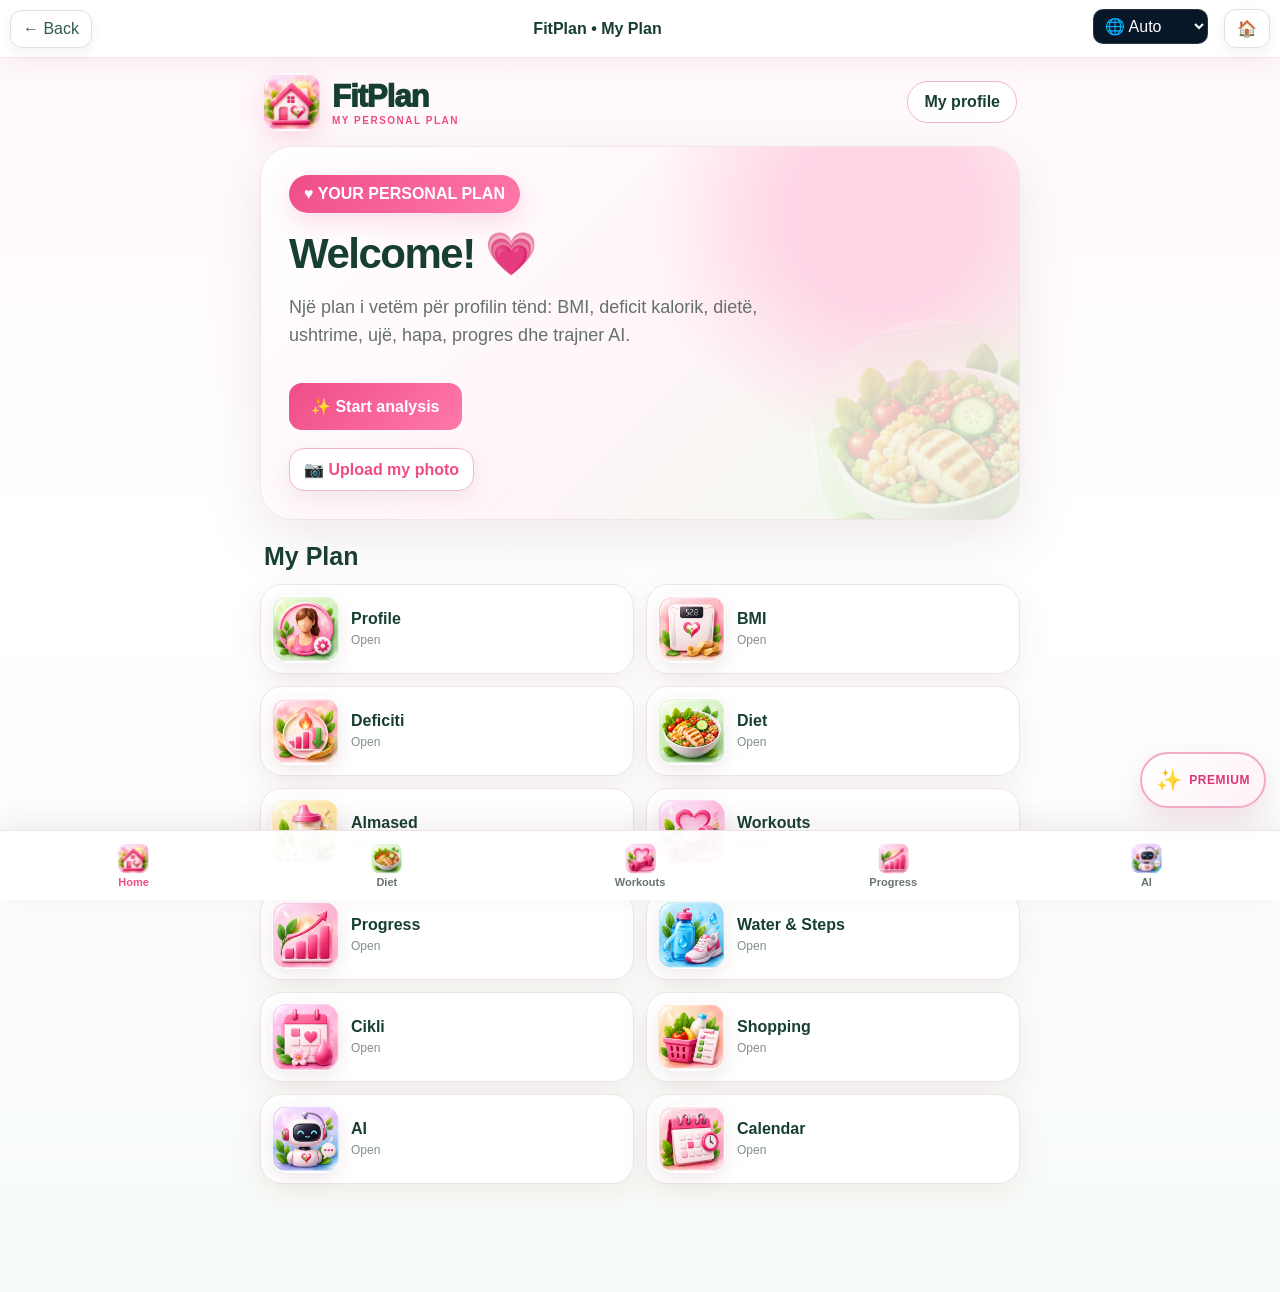
<file: index.html>
<!doctype html>
<html lang="sq">
<head>
<meta charset="utf-8"><meta name="viewport" content="width=device-width,initial-scale=1,viewport-fit=cover">
<meta name="theme-color" content="#07111f"><meta name="apple-mobile-web-app-capable" content="yes"><meta name="apple-mobile-web-app-status-bar-style" content="default">
<title>FitPlan – Plani im</title><link rel="manifest" href="manifest.webmanifest"><link rel="stylesheet" href="assets/app.css"><link rel="stylesheet" href="assets/photo-compare.css">
<style>#premiumFloat{position:fixed;right:14px;bottom:92px;z-index:50;min-width:112px;height:56px;border-radius:999px;display:flex;align-items:center;justify-content:center;gap:7px;padding:0 14px;text-decoration:none;background:linear-gradient(135deg,#fff,#fff1f7);color:#d93678;border:2px solid #f3a9c8;box-shadow:0 10px 26px #b93d7028;font-size:21px}#premiumFloat b{font-size:12px;letter-spacing:.6px}</style></head><body>
<header class="top"><button id="backBtn">← Kthehu</button><b>FitPlan • Plani im</b><span style="display:flex;gap:6px;align-items:center"><select id="fitplanLang" aria-label="Language" style="max-width:115px;padding:7px;border-radius:10px"><option value="auto">🌐 Auto</option><option value="sq">🇦🇱 Shqip</option><option value="de">🇩🇪 Deutsch</option><option value="en">🇬🇧 English</option><option value="it">🇮🇹 Italiano</option><option value="tr">🇹🇷 Türkçe</option><option value="bs">🇧🇦 Bosanski</option><option value="ar">🇸🇦 العربية</option></select><button id="homeBtn">🏠</button></span></header>
<main id="app"></main><a href="premium.html" id="premiumFloat" aria-label="FitPlan Premium"><span>✨</span><b>PREMIUM</b></a>
<nav id="menu" class="menu"></nav>
<script src="assets/i18n.js"></script><script src="assets/app.js"></script><script src="assets/fitplan-hotfix.js"></script><script src="assets/trajner-ai-upgrade.js"></script>
<script>if("serviceWorker"in navigator)addEventListener("load",()=>navigator.serviceWorker.register("./sw.js"));</script>
</body></html>
</file>
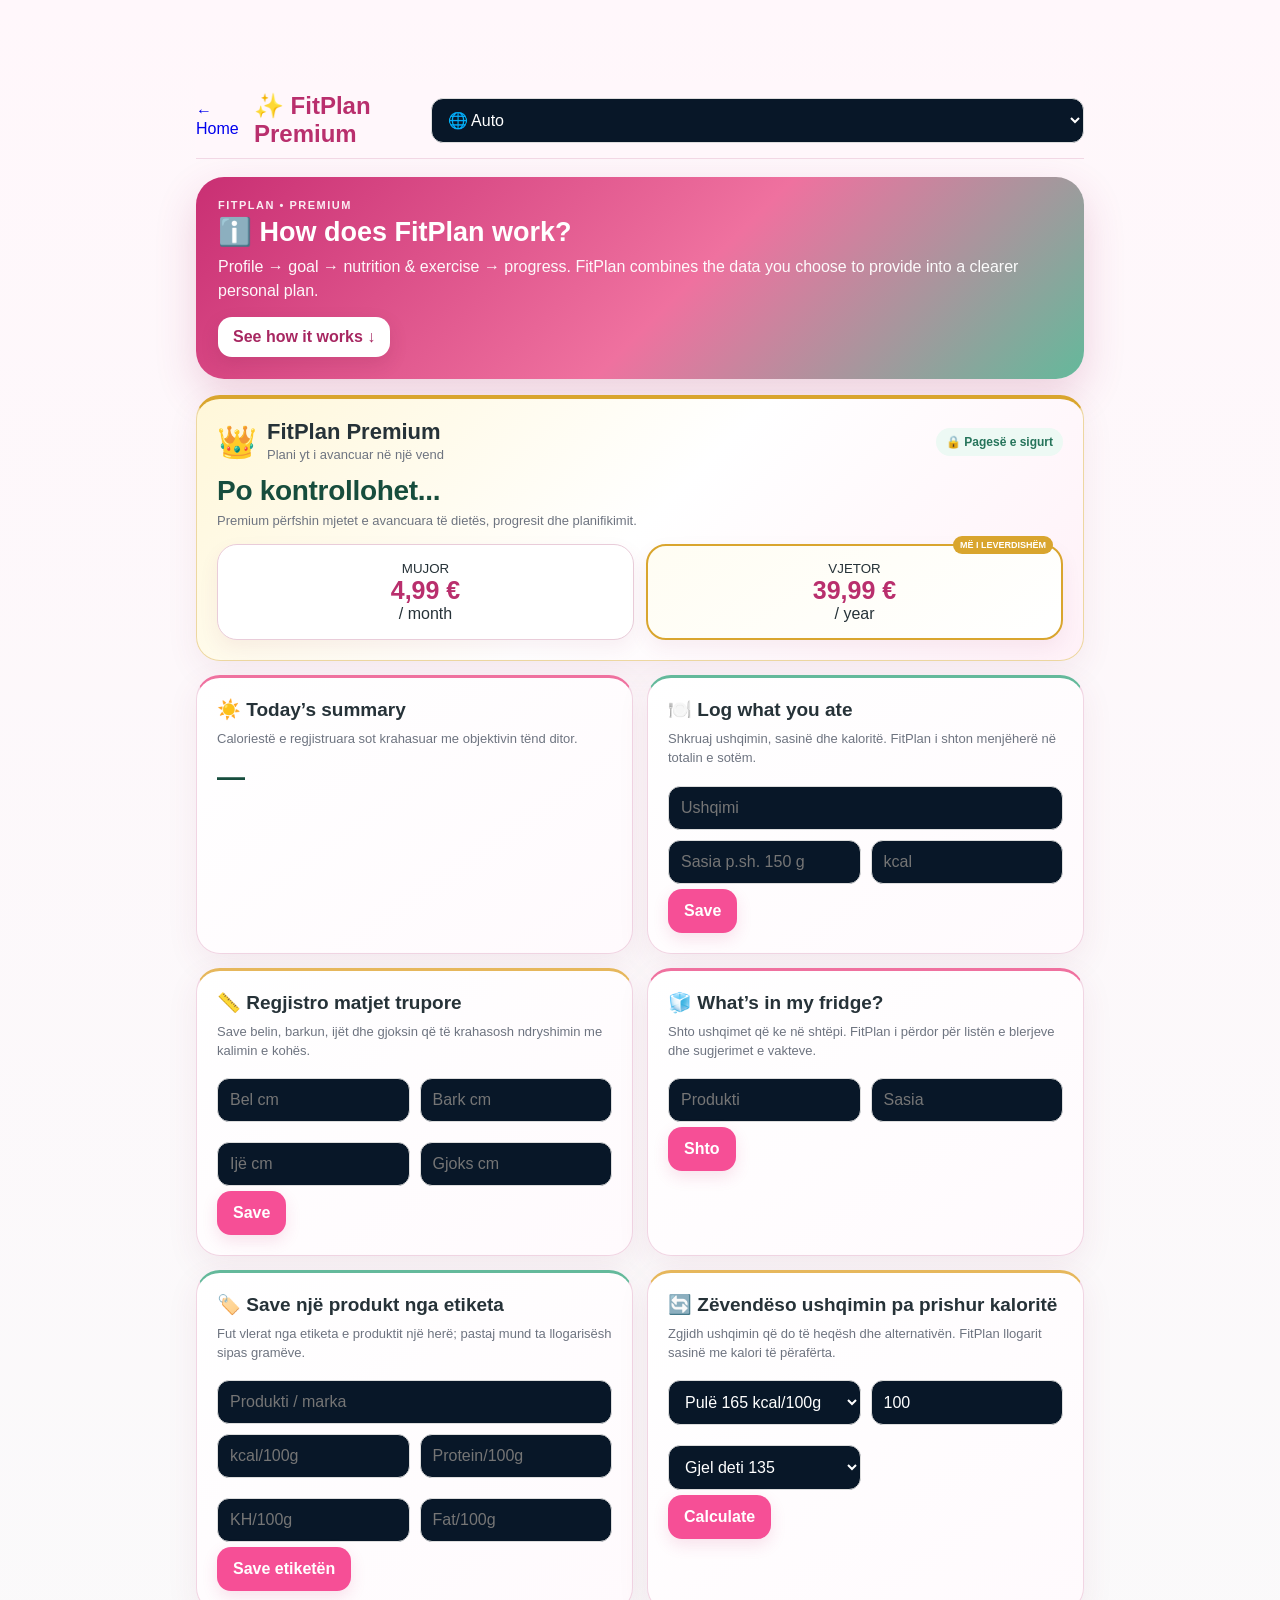
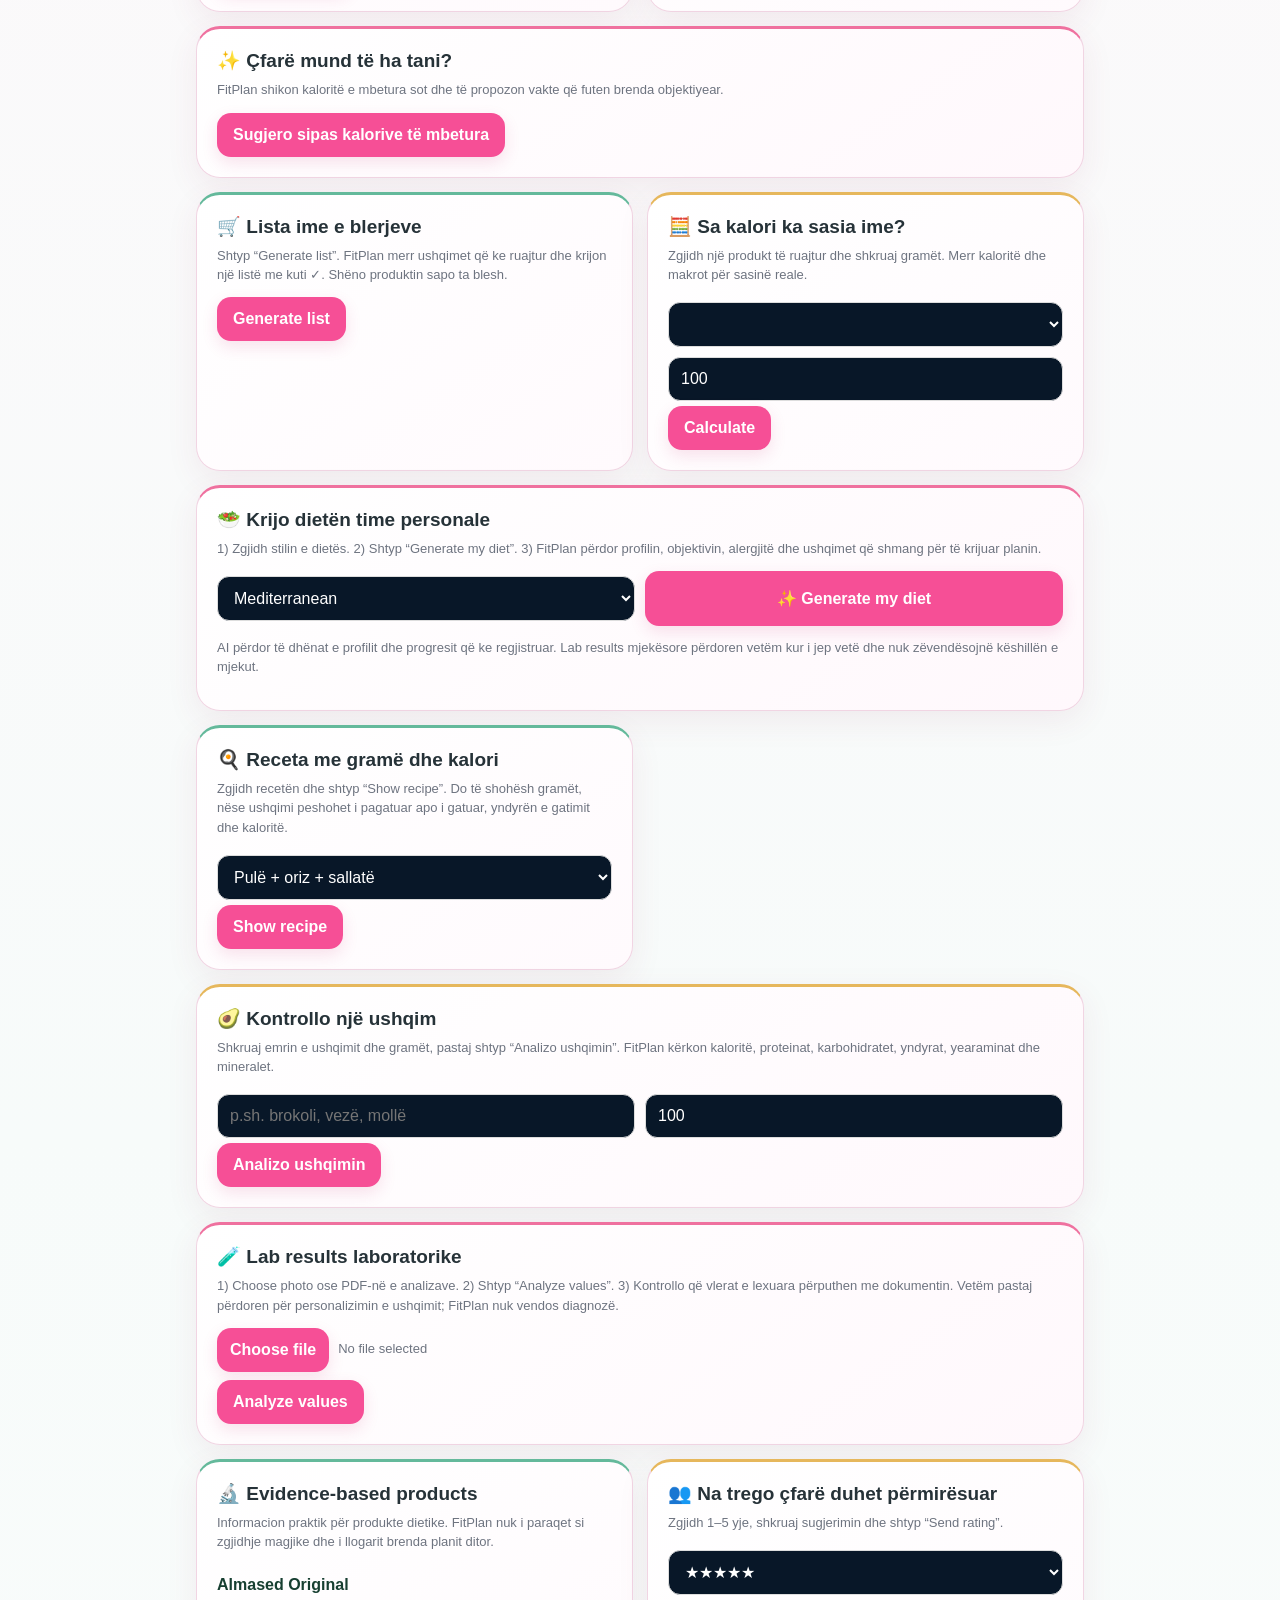
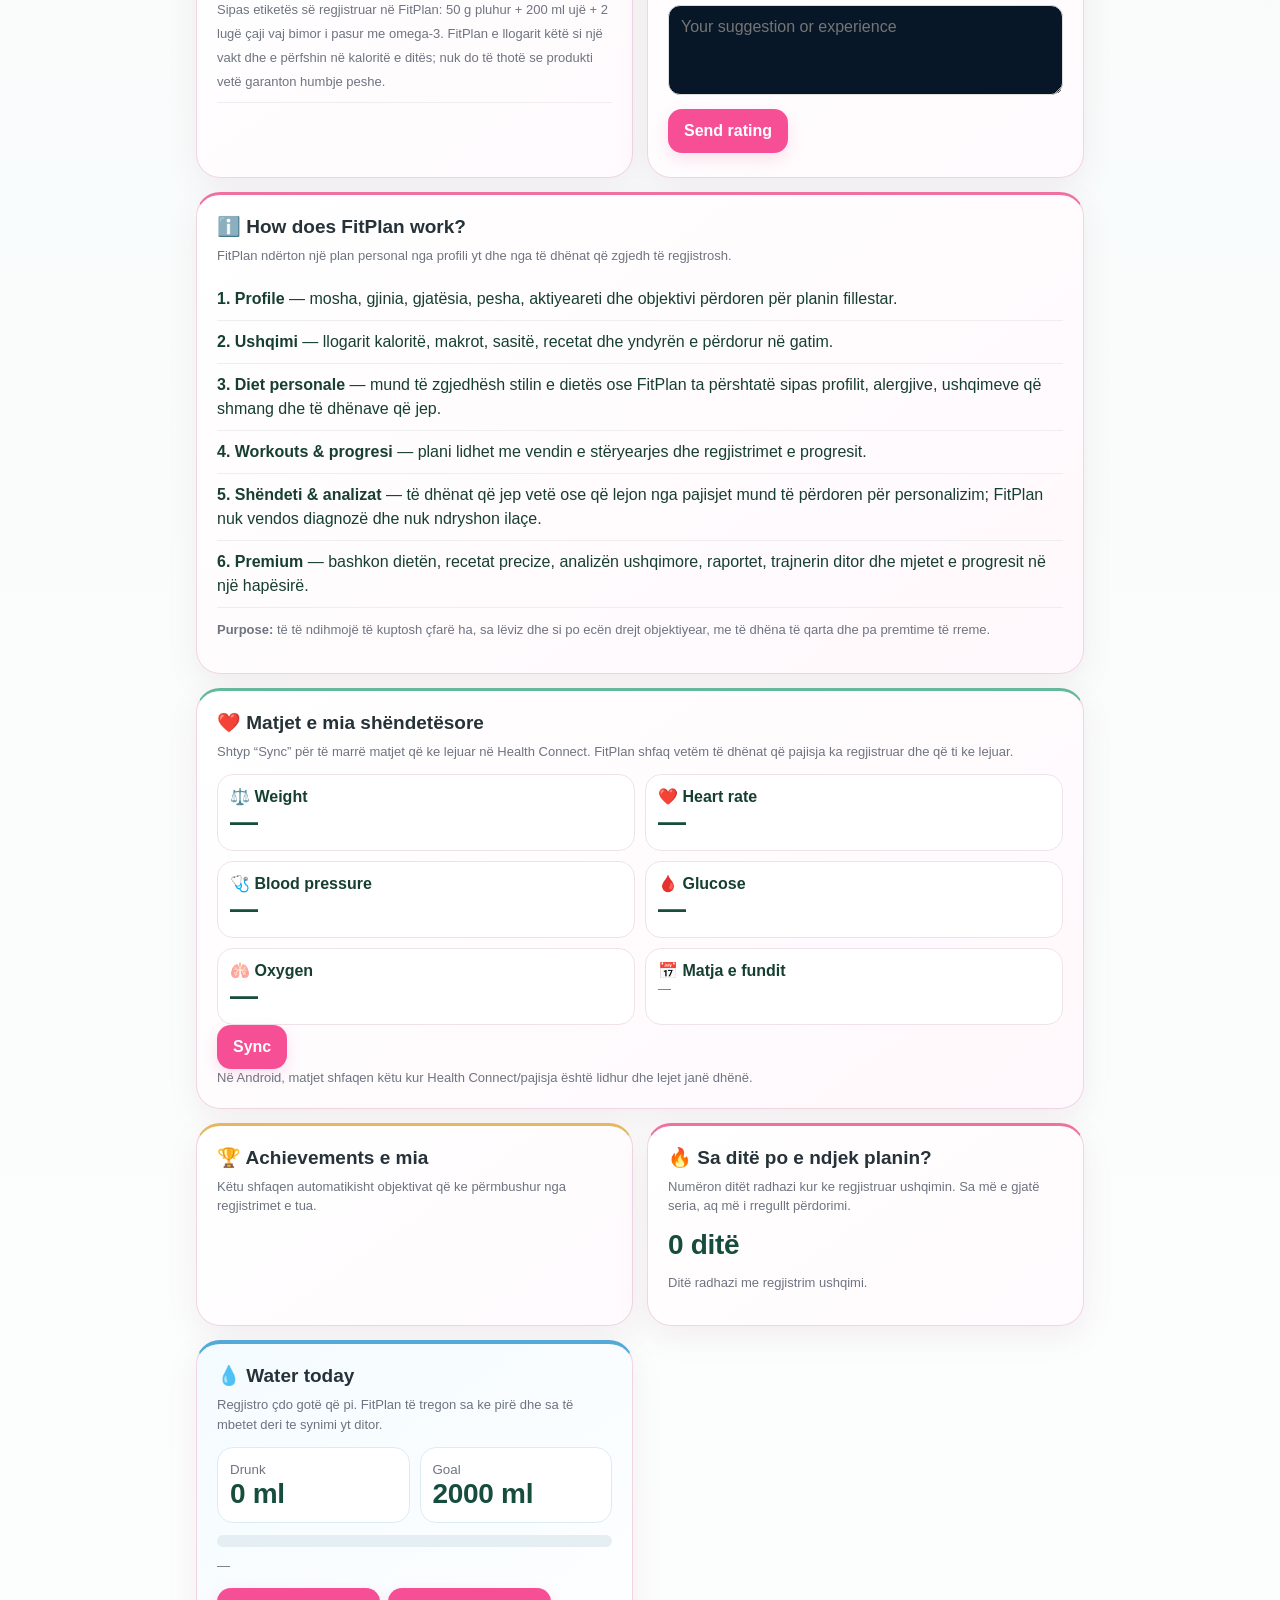
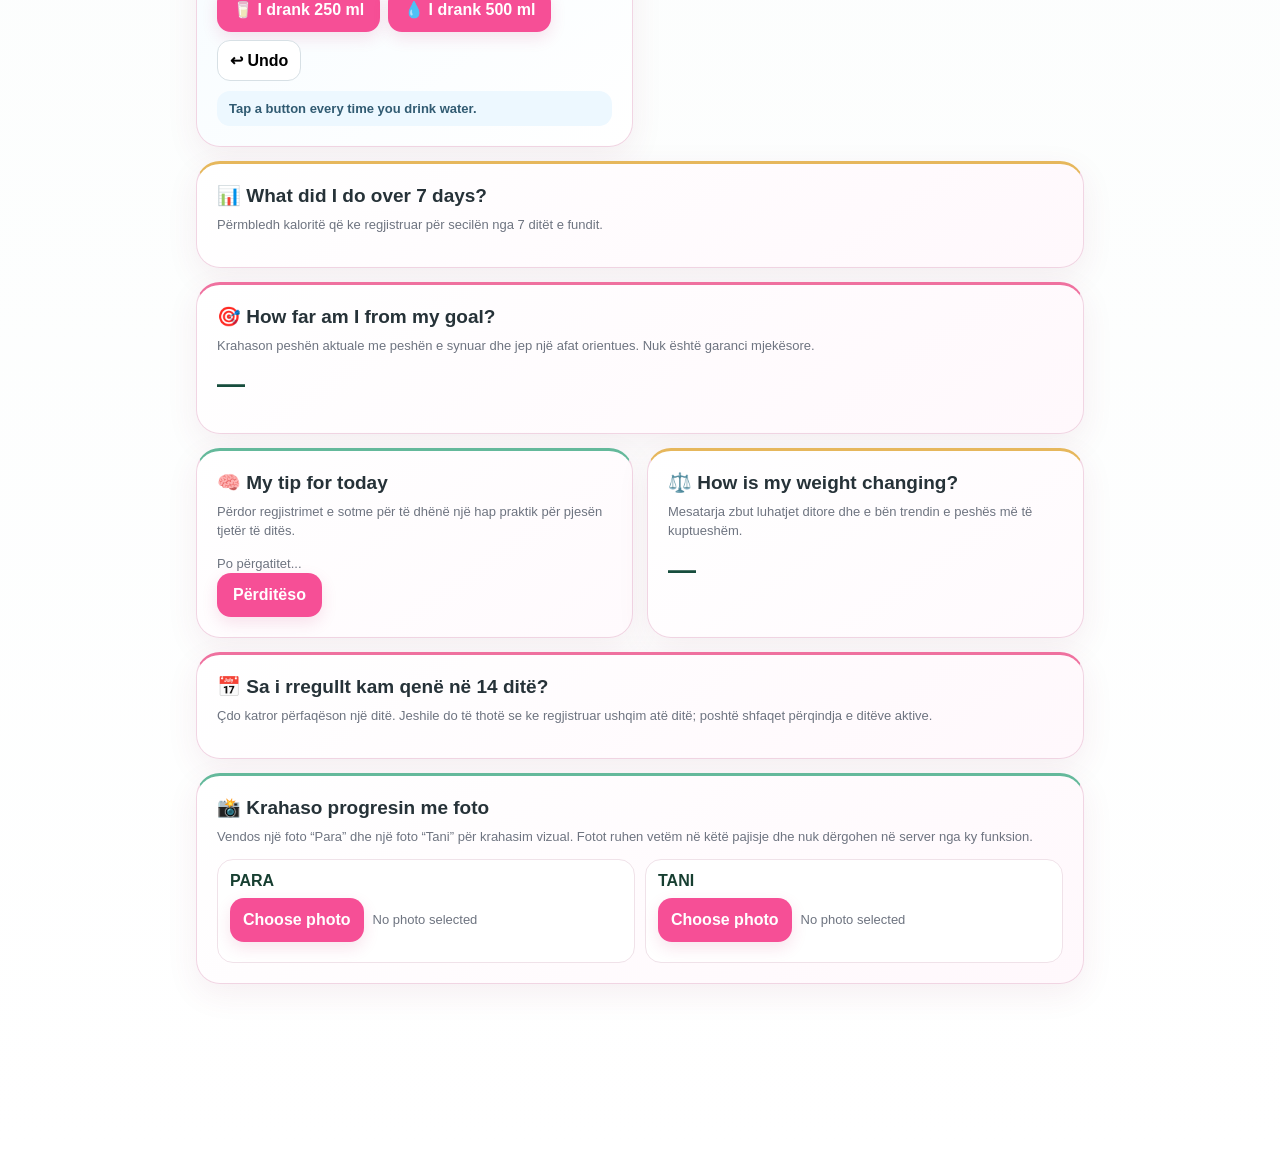
<file: premium.html>
<!doctype html><html lang="sq"><head><meta charset="utf-8"><meta name="viewport" content="width=device-width,initial-scale=1"><meta name="theme-color" content="#fff7fb"><title>FitPlan Premium</title><link rel="stylesheet" href="assets/app.css"><style>body{background:#fff7fb}.pw{max-width:920px;margin:auto;padding:18px 16px 80px}.ph{display:flex;align-items:center;justify-content:space-between;gap:12px;margin-bottom:18px}.ph a{text-decoration:none}.pg{display:grid;grid-template-columns:repeat(2,minmax(0,1fr));gap:14px}.pc{background:linear-gradient(145deg,#fff,#fffafd);border:1px solid #f1d5e3;border-radius:24px;padding:20px;box-shadow:0 10px 32px #8f315414;transition:.2s transform,.2s box-shadow}.pc:hover{transform:translateY(-2px);box-shadow:0 14px 36px #8f31541f}.pc h3{color:#263238;font-size:19px}.ph{position:sticky;top:0;z-index:20;background:#fff7fbe8;backdrop-filter:blur(12px);padding:10px 0;border-bottom:1px solid #f2d8e5}.ph h2{margin:0;color:#b92f6d}.big{letter-spacing:-.3px}.list>div{line-height:1.5}.pc.wide{background:linear-gradient(145deg,#fff,#fff8fc)}.pc h3{margin:0 0 8px}.pc>.muted:first-of-type{line-height:1.48;margin-top:4px}.pc button{touch-action:manipulation}.wide{grid-column:1/-1}.row{display:grid;grid-template-columns:repeat(2,minmax(0,1fr));gap:10px}input,select,button{font:inherit}input,select{width:100%;padding:12px;border:1px solid #ddd;border-radius:12px;margin:5px 0}.btn{border:0;border-radius:14px;padding:12px 16px;font-weight:800;background:#f64f96;color:#fff}.muted{color:#6e7480}.big{font-size:28px;font-weight:900;color:#174d3d}.list>div{padding:9px 0;border-bottom:1px solid #eee}@media(max-width:650px){.pg,.row{grid-template-columns:1fr}}.filePick{display:flex;align-items:center;gap:9px;flex-wrap:wrap;margin:8px 0}.filePick .btn{padding:10px 13px}.fileName{font-size:13px}</style><style id="premium-polish">
body{background:linear-gradient(180deg,#fff7fb 0,#f7fbfa 46%,#fff 100%)}
.premiumHero{padding:22px;border-radius:28px;background:linear-gradient(135deg,#c92f73,#ef719f 55%,#64b99b);color:#fff;box-shadow:0 16px 42px #a92d6730;margin:10px 0 16px}
.premiumHero h1{margin:5px 0 7px;font-size:27px}.premiumHero p{margin:0 0 14px;opacity:.96;line-height:1.5}.heroBadge{font-size:11px;font-weight:900;letter-spacing:1.5px;opacity:.9}.heroBtn{display:inline-flex;align-items:center;text-decoration:none;background:#fff;color:#a72761;padding:11px 15px;border-radius:14px;font-weight:900;box-shadow:0 7px 18px #7d214629}.pc:nth-child(3n+1){border-top:3px solid #ef719f}.pc:nth-child(3n+2){border-top:3px solid #64b99b}.pc:nth-child(3n){border-top:3px solid #e6b75c}#premiumAccess{background:linear-gradient(135deg,#fff7d9,#fff,#fff1f8);border:1px solid #edd7a1;border-top:4px solid #d9a52e}#premiumAccess h3{font-size:22px}.pc input:focus,.pc select:focus{outline:2px solid #ef719f55;border-color:#d94b86}.btn{box-shadow:0 6px 16px #c92f7322;cursor:pointer}.btn:active{transform:scale(.98)}
.pg{gap:14px}.pc{overflow:hidden}.pc h3{margin-top:0}.btn{border-radius:14px;font-weight:800;min-height:44px}.row{gap:10px}.row>div{background:#fff;border:1px solid #f0e2e9;border-radius:16px;padding:12px;min-width:120px}
@media(max-width:640px){.premiumHero{padding:18px;border-radius:22px}.premiumHero h1{font-size:23px}.pc{padding:16px;border-radius:20px}.row>div{min-width:calc(50% - 6px)}}
.accessHead{display:flex;justify-content:space-between;align-items:center;gap:12px;margin-bottom:10px}.accessHead>div{display:flex;align-items:center;gap:10px}.accessHead h3{margin:0!important}.crown{font-size:32px}.secure{font-size:12px;font-weight:800;background:#edf9f4;color:#26745b;padding:7px 10px;border-radius:999px}.planGrid{display:grid;grid-template-columns:1fr 1fr;gap:12px;margin-top:14px}.planBtn{position:relative;border:1px solid #e9ccd9;background:#fff;border-radius:20px;padding:15px 10px;color:#263238;cursor:pointer;box-shadow:0 8px 20px #8f315412}.planBtn small,.planBtn span{display:block}.planBtn strong{font-size:25px;color:#b92f6d}.planBtn.best{border:2px solid #d9a52e;background:linear-gradient(145deg,#fffdf3,#fff)}.planBtn i{position:absolute;right:8px;top:-10px;background:#d9a52e;color:#fff;border-radius:999px;padding:4px 7px;font-size:9px;font-style:normal;font-weight:900}@media(max-width:520px){.accessHead{align-items:flex-start}.secure{font-size:10px}.planGrid{grid-template-columns:1fr 1fr}.planBtn strong{font-size:22px}}.waterCard{background:linear-gradient(145deg,#f4fbff,#fff)!important;border-top:4px solid #53a9d8!important}.waterNumbers{display:grid;grid-template-columns:1fr 1fr;gap:10px;margin:12px 0}.waterNumbers>div{background:#fff;border:1px solid #dcecf5;border-radius:16px;padding:12px}.waterNumbers small{color:#6e7480}.waterTrack{height:12px;background:#e5eef3;border-radius:999px;overflow:hidden;margin:10px 0}.waterTrack span{display:block;height:100%;width:0;background:linear-gradient(90deg,#53a9d8,#63c7b2);border-radius:999px;transition:.25s}.waterActions{display:flex;gap:8px;flex-wrap:wrap;margin-top:12px}.waterUndo{border:1px solid #d7e0e5;background:#fff;border-radius:13px;padding:10px 12px;font-weight:800}.waterMsg{margin-top:10px;padding:10px 12px;border-radius:13px;background:#edf8ff;color:#315b72;font-weight:700;font-size:13px}</style></head><body><div class="pw"><div class="ph"><a href="./#home">← Ballina</a><h2>✨ FitPlan Premium</h2><select id="fitplanLang" aria-label="Language"><option value="auto">🌐 Auto</option><option value="sq">🇦🇱 Shqip</option><option value="de">🇩🇪 Deutsch</option><option value="en">🇬🇧 English</option><option value="it">🇮🇹 Italiano</option><option value="tr">🇹🇷 Türkçe</option><option value="bs">🇧🇦 Bosanski</option><option value="ar">🇸🇦 العربية</option></select></div><section class="premiumHero"><div class="heroBadge">FITPLAN • PREMIUM</div><h1>ℹ️ Si funksionon FitPlan?</h1><p>Profili → objektivi → ushqimi & ushtrimet → progresi. FitPlan i bashkon të dhënat që zgjedh të japësh për të krijuar një plan më të qartë dhe personal.</p><a class="heroBtn" href="#howFitPlan">Shiko si funksionon ↓</a></section><div class="pg"><section class="pc wide" id="premiumAccess"><div class="accessHead"><div><span class="crown">👑</span><div><h3>FitPlan Premium</h3><small class="muted">Plani yt i avancuar në një vend</small></div></div><span class="secure">🔒 Pagesë e sigurt</span></div><div id="premiumStatus" class="big">Po kontrollohet...</div><p id="premiumStatus2" class="muted">Premium përfshin mjetet e avancuara të dietës, progresit dhe planifikimit.</p><div id="premiumPlans" class="planGrid"><button class="planBtn" id="buyMonthly"><small>MUJOR</small><strong>4,99 €</strong><span>/ muaj</span></button><button class="planBtn best" id="buyYearly"><i>MË I LEVERDISHËM</i><small>VJETOR</small><strong>39,99 €</strong><span>/ vit</span></button></div><div id="premiumPayMsg" class="muted"></div></section><div id="premiumContent" style="display:contents"><section class="pc"><h3>☀️ Përmbledhja e sotme</h3><p class="muted">Kaloritë e regjistruara sot krahasuar me objektivin tënd ditor.</p><div id="today" class="big">—</div><div id="today2" class="muted"></div></section><section class="pc"><h3>🍽️ Regjistro çfarë hëngre</h3><p class="muted">Shkruaj ushqimin, sasinë dhe kaloritë. FitPlan i shton menjëherë në totalin e sotëm.</p><input id="food" placeholder="Ushqimi"><div class="row"><input id="grams" placeholder="Sasia p.sh. 150 g"><input id="kcal" type="number" placeholder="kcal"></div><button class="btn" id="saveFood">Ruaj</button><div id="foodList" class="list"></div></section><section class="pc"><h3>📏 Regjistro matjet trupore</h3><p class="muted">Ruaj belin, barkun, ijët dhe gjoksin që të krahasosh ndryshimin me kalimin e kohës.</p><div class="row"><input id="waist" type="number" placeholder="Bel cm"><input id="belly" type="number" placeholder="Bark cm"><input id="hips" type="number" placeholder="Ijë cm"><input id="chest" type="number" placeholder="Gjoks cm"></div><button class="btn" id="saveMeasure">Ruaj</button><div id="measureLast" class="muted"></div></section><section class="pc"><h3>🧊 Çfarë kam në frigorifer?</h3><p class="muted">Shto ushqimet që ke në shtëpi. FitPlan i përdor për listën e blerjeve dhe sugjerimet e vakteve.</p><div class="row"><input id="frName" placeholder="Produkti"><input id="frQty" placeholder="Sasia"></div><button class="btn" id="saveFr">Shto</button><div id="frList" class="list"></div></section><section class="pc"><h3>🏷️ Ruaj një produkt nga etiketa</h3><p class="muted">Fut vlerat nga etiketa e produktit një herë; pastaj mund ta llogarisësh sipas gramëve.</p><input id="lbName" placeholder="Produkti / marka"><div class="row"><input id="lbKcal" type="number" placeholder="kcal/100g"><input id="lbP" type="number" placeholder="Proteina/100g"><input id="lbC" type="number" placeholder="KH/100g"><input id="lbF" type="number" placeholder="Yndyrë/100g"></div><button class="btn" id="saveLb">Ruaj etiketën</button><div id="lbList" class="list"></div></section><section class="pc"><h3>🔄 Zëvendëso ushqimin pa prishur kaloritë</h3><p class="muted">Zgjidh ushqimin që do të heqësh dhe alternativën. FitPlan llogarit sasinë me kalori të përafërta.</p><div class="row"><select id="swFrom"><option value="165">Pulë 165 kcal/100g</option><option value="360">Oriz i thatë 360</option><option value="77">Patate 77</option><option value="884">Vaj ulliri 884</option></select><input id="swGram" type="number" value="100"><select id="swTo"><option value="135">Gjel deti 135</option><option value="77">Patate 77</option><option value="360">Oriz i thatë 360</option><option value="884">Rapsöl 884</option></select></div><button class="btn" id="swap">Llogarit</button><div id="swapOut" class="big"></div></section><section class="pc wide"><h3>✨ Çfarë mund të ha tani?</h3><p class="muted">FitPlan shikon kaloritë e mbetura sot dhe të propozon vakte që futen brenda objektivit.</p><div id="smart" class="muted"></div><button class="btn" id="smartBtn">Sugjero sipas kalorive të mbetura</button></section><section class="pc"><h3>🛒 Lista ime e blerjeve</h3><p class="muted">Shtyp “Gjenero listën”. FitPlan merr ushqimet që ke ruajtur dhe krijon një listë me kuti ✓. Shëno produktin sapo ta blesh.</p><button class="btn" id="weekBtn">Gjenero listën</button><div id="weekList" class="list"></div></section><section class="pc"><h3>🧮 Sa kalori ka sasia ime?</h3><p class="muted">Zgjidh një produkt të ruajtur dhe shkruaj gramët. Merr kaloritë dhe makrot për sasinë reale.</p><select id="calcProduct"></select><input id="calcGram" type="number" value="100" min="1" placeholder="gramë"><button class="btn" id="calcLabel">Llogarit</button><div id="calcOut" class="big"></div></section><section class="pc wide"><h3>🥗 Krijo dietën time personale</h3><p class="muted">1) Zgjidh stilin e dietës. 2) Shtyp “Gjenero dietën time”. 3) FitPlan përdor profilin, objektivin, alergjitë dhe ushqimet që shmang për të krijuar planin.</p><div class="row"><select id="premiumDietType"><option value="mediterranean">Mesdhetare</option><option value="lowcarb">Low-Carb</option><option value="highprotein">High-Protein</option><option value="vegetarian">Vegjetariane</option><option value="dash">DASH</option><option value="intermittent">Intermittent Fasting 16:8</option><option value="balanced">E balancuar</option></select><button class="btn" id="generatePremiumDiet">✨ Gjenero dietën time</button></div><div id="premiumDietOut" class="list"></div><p class="muted">AI përdor të dhënat e profilit dhe progresit që ke regjistruar. Analizat mjekësore përdoren vetëm kur i jep vetë dhe nuk zëvendësojnë këshillën e mjekut.</p></section><section class="pc"><h3>🍳 Receta me gramë dhe kalori</h3><p class="muted">Zgjidh recetën dhe shtyp “Shfaq recetën”. Do të shohësh gramët, nëse ushqimi peshohet i pagatuar apo i gatuar, yndyrën e gatimit dhe kaloritë.</p><select id="recipeSel"><option value="chickenrice">Pulë + oriz + sallatë</option><option value="eggs">Vezë + patate + sallatë</option></select><button class="btn" id="recipeBtn">Shfaq recetën</button><div id="recipeOut" class="list"></div></section><section class="pc wide"><h3>🥑 Kontrollo një ushqim</h3><p class="muted">Shkruaj emrin e ushqimit dhe gramët, pastaj shtyp “Analizo ushqimin”. FitPlan kërkon kaloritë, proteinat, karbohidratet, yndyrat, vitaminat dhe mineralet.</p><div class="row"><input id="nutritionFood" placeholder="p.sh. brokoli, vezë, mollë"><input id="nutritionGram" type="number" min="1" value="100" placeholder="gramë"></div><button class="btn" id="nutritionBtn">Analizo ushqimin</button><div id="nutritionOut" class="list"></div></section><section class="pc wide"><h3>🧪 Analizat laboratorike</h3><p class="muted">1) Zgjidh foton ose PDF-në e analizave. 2) Shtyp “Analizo vlerat”. 3) Kontrollo që vlerat e lexuara përputhen me dokumentin. Vetëm pastaj përdoren për personalizimin e ushqimit; FitPlan nuk vendos diagnozë.</p><div class="filePick"><input id="labFile" type="file" accept="image/*,.pdf" hidden><button class="btn fileBtn" type="button" data-file-target="labFile" data-i18n="Zgjidh skedarin">Zgjidh skedarin</button><span class="muted fileName" data-file-name="labFile" data-i18n="Asnjë skedar i zgjedhur">Asnjë skedar i zgjedhur</span></div><button class="btn" id="labAnalyze">Analizo vlerat</button><div id="labOut" class="list"></div></section><section class="pc"><h3>🔬 Produkte me evidencë</h3><p class="muted">Informacion praktik për produkte dietike. FitPlan nuk i paraqet si zgjidhje magjike dhe i llogarit brenda planit ditor.</p><div id="evidenceProducts" class="list"><div><b>Almased Original</b><br><span class="muted">Sipas etiketës së regjistruar në FitPlan: 50 g pluhur + 200 ml ujë + 2 lugë çaji vaj bimor i pasur me omega-3. FitPlan e llogarit këtë si një vakt dhe e përfshin në kaloritë e ditës; nuk do të thotë se produkti vetë garanton humbje peshe.</span></div></div></section><section class="pc"><h3>👥 Na trego çfarë duhet përmirësuar</h3><p class="muted">Zgjidh 1–5 yje, shkruaj sugjerimin dhe shtyp “Dërgo vlerësimin”.</p><select id="userRating"><option value="5">★★★★★</option><option value="4">★★★★☆</option><option value="3">★★★☆☆</option><option value="2">★★☆☆☆</option><option value="1">★☆☆☆☆</option></select><textarea id="userFeedback" placeholder="Sugjerimi ose përvoja juaj" style="width:100%;min-height:90px;padding:12px;border:1px solid #ddd;border-radius:12px"></textarea><button class="btn" id="sendFeedback">Dërgo vlerësimin</button><div id="feedbackMsg" class="muted"></div></section><section class="pc wide" id="howFitPlan"><h3>ℹ️ Si funksionon FitPlan?</h3><p class="muted">FitPlan ndërton një plan personal nga profili yt dhe nga të dhënat që zgjedh të regjistrosh.</p><div class="list"><div><b>1. Profili</b> — mosha, gjinia, gjatësia, pesha, aktiviteti dhe objektivi përdoren për planin fillestar.</div><div><b>2. Ushqimi</b> — llogarit kaloritë, makrot, sasitë, recetat dhe yndyrën e përdorur në gatim.</div><div><b>3. Dieta personale</b> — mund të zgjedhësh stilin e dietës ose FitPlan ta përshtatë sipas profilit, alergjive, ushqimeve që shmang dhe të dhënave që jep.</div><div><b>4. Ushtrimet & progresi</b> — plani lidhet me vendin e stërvitjes dhe regjistrimet e progresit.</div><div><b>5. Shëndeti & analizat</b> — të dhënat që jep vetë ose që lejon nga pajisjet mund të përdoren për personalizim; FitPlan nuk vendos diagnozë dhe nuk ndryshon ilaçe.</div><div><b>6. Premium</b> — bashkon dietën, recetat precize, analizën ushqimore, raportet, trajnerin ditor dhe mjetet e progresit në një hapësirë.</div></div><p class="muted"><b>Qëllimi:</b> të të ndihmojë të kuptosh çfarë ha, sa lëviz dhe si po ecën drejt objektivit, me të dhëna të qarta dhe pa premtime të rreme.</p></section><section class="pc wide"><h3>❤️ Matjet e mia shëndetësore</h3><p class="muted">Shtyp “Sinkronizo” për të marrë matjet që ke lejuar në Health Connect. FitPlan shfaq vetëm të dhënat që pajisja ka regjistruar dhe që ti ke lejuar.</p><div class="row"><div><b>⚖️ Pesha</b><div id="healthWeight" class="big">—</div></div><div><b>❤️ Pulsi</b><div id="healthHr" class="big">—</div></div><div><b>🩺 Tensioni</b><div id="healthBp" class="big">—</div></div><div><b>🩸 Glukoza</b><div id="healthGlucose" class="big">—</div></div><div><b>🫁 Oksigjeni</b><div id="healthSpo2" class="big">—</div></div><div><b>📅 Matja e fundit</b><div id="healthWhen" class="muted">—</div></div></div><button class="btn" id="healthSync">Sinkronizo</button><div id="healthMsg" class="muted">Në Android, matjet shfaqen këtu kur Health Connect/pajisja është lidhur dhe lejet janë dhënë.</div></section><section class="pc"><h3>🏆 Arritjet e mia</h3><p class="muted">Këtu shfaqen automatikisht objektivat që ke përmbushur nga regjistrimet e tua.</p><div id="achievements" class="list"></div></section><section class="pc"><h3>🔥 Sa ditë po e ndjek planin?</h3><p class="muted">Numëron ditët radhazi kur ke regjistruar ushqimin. Sa më e gjatë seria, aq më i rregullt përdorimi.</p><div id="streak" class="big">0 ditë</div><p class="muted">Ditë radhazi me regjistrim ushqimi.</p></section><section class="pc waterCard"><h3>💧 Uji sot</h3><p class="muted">Regjistro çdo gotë që pi. FitPlan të tregon sa ke pirë dhe sa të mbetet deri te synimi yt ditor.</p><div class="waterNumbers"><div><small>Ke pirë</small><div id="waterSmart" class="big">0 ml</div></div><div><small>Synimi</small><div id="waterGoal" class="big">2000 ml</div></div></div><div class="waterTrack"><span id="waterFill"></span></div><div id="waterLeft" class="muted">—</div><div class="waterActions"><button class="btn" id="water250">🥛 Piva 250 ml</button><button class="btn" id="water500">💧 Piva 500 ml</button><button class="waterUndo" id="waterUndo">↩ Zhbëj</button></div><div id="waterMsg" class="waterMsg">Shtyp një buton sa herë që pi ujë.</div></section><section class="pc wide"><h3>📊 Çfarë bëra gjatë 7 ditëve?</h3><p class="muted">Përmbledh kaloritë që ke regjistruar për secilën nga 7 ditët e fundit.</p><div id="weekReport" class="list"></div></section><section class="pc wide"><h3>🎯 Sa larg jam nga objektivi?</h3><p class="muted">Krahason peshën aktuale me peshën e synuar dhe jep një afat orientues. Nuk është garanci mjekësore.</p><div id="goalForecast" class="big">—</div><p id="goalForecast2" class="muted"></p></section><section class="pc"><h3>🧠 Këshilla ime për sot</h3><p class="muted">Përdor regjistrimet e sotme për të dhënë një hap praktik për pjesën tjetër të ditës.</p><div id="coachToday" class="muted">Po përgatitet...</div><button class="btn" id="coachRefresh">Përditëso</button></section><section class="pc"><h3>⚖️ Si po ndryshon pesha ime?</h3><p class="muted">Mesatarja zbut luhatjet ditore dhe e bën trendin e peshës më të kuptueshëm.</p><div id="weightTrend" class="big">—</div><div id="weightTrend2" class="muted"></div></section><section class="pc wide"><h3>📅 Sa i rregullt kam qenë në 14 ditë?</h3><p class="muted">Çdo katror përfaqëson një ditë. Jeshile do të thotë se ke regjistruar ushqim atë ditë; poshtë shfaqet përqindja e ditëve aktive.</p><div id="consistency" class="list"></div></section><section class="pc wide"><h3>📸 Krahaso progresin me foto</h3><p class="muted">Vendos një foto “Para” dhe një foto “Tani” për krahasim vizual. Fotot ruhen vetëm në këtë pajisje dhe nuk dërgohen në server nga ky funksion.</p><div class="row"><div><b>PARA</b><div class="filePick"><input id="before" type="file" accept="image/*" hidden><button class="btn fileBtn" type="button" data-file-target="before" data-i18n="Zgjidh foton">Zgjidh foton</button><span class="muted fileName" data-file-name="before" data-i18n="Asnjë foto e zgjedhur">Asnjë foto e zgjedhur</span></div><div id="beforeV"></div></div><div><b>TANI</b><div class="filePick"><input id="after" type="file" accept="image/*" hidden><button class="btn fileBtn" type="button" data-file-target="after" data-i18n="Zgjidh foton">Zgjidh foton</button><span class="muted fileName" data-file-name="after" data-i18n="Asnjë foto e zgjedhur">Asnjë foto e zgjedhur</span></div><div id="afterV"></div></div></div></section></div></div></div><script>window.FITPLAN_MESSAGES={sq:{remaining:"Ke {kcal} kcal të mbetura.",goal:"≈ {weeks} javë",active:"{days}/14 ditë aktive"},de:{remaining:"Du hast noch {kcal} kcal übrig.",goal:"≈ {weeks} Wochen",active:"{days}/14 aktive Tage"},en:{remaining:"You have {kcal} kcal remaining.",goal:"≈ {weeks} weeks",active:"{days}/14 active days"},it:{remaining:"Ti restano {kcal} kcal.",goal:"≈ {weeks} settimane",active:"{days}/14 giorni attivi"},tr:{remaining:"{kcal} kcal kaldı.",goal:"≈ {weeks} hafta",active:"{days}/14 aktif gün"},bs:{remaining:"Preostalo je {kcal} kcal.",goal:"≈ {weeks} sedmica",active:"{days}/14 aktivnih dana"},ar:{remaining:"تبقى لديك {kcal} سعرة حرارية.",goal:"≈ {weeks} أسابيع",active:"{days}/14 يومًا نشطًا"}};</script><script src="assets/i18n.js"></script><script>document.addEventListener("click",e=>{const b=e.target.closest("[data-file-target]");if(b)document.getElementById(b.dataset.fileTarget)?.click()});document.addEventListener("change",e=>{if(e.target.matches("input[type=file]")){const s=document.querySelector(`[data-file-name="${e.target.id}"]`);if(s&&e.target.files?.[0])s.textContent=e.target.files[0].name}});</script><script src="assets/premium.js"></script></body></html>
</file>
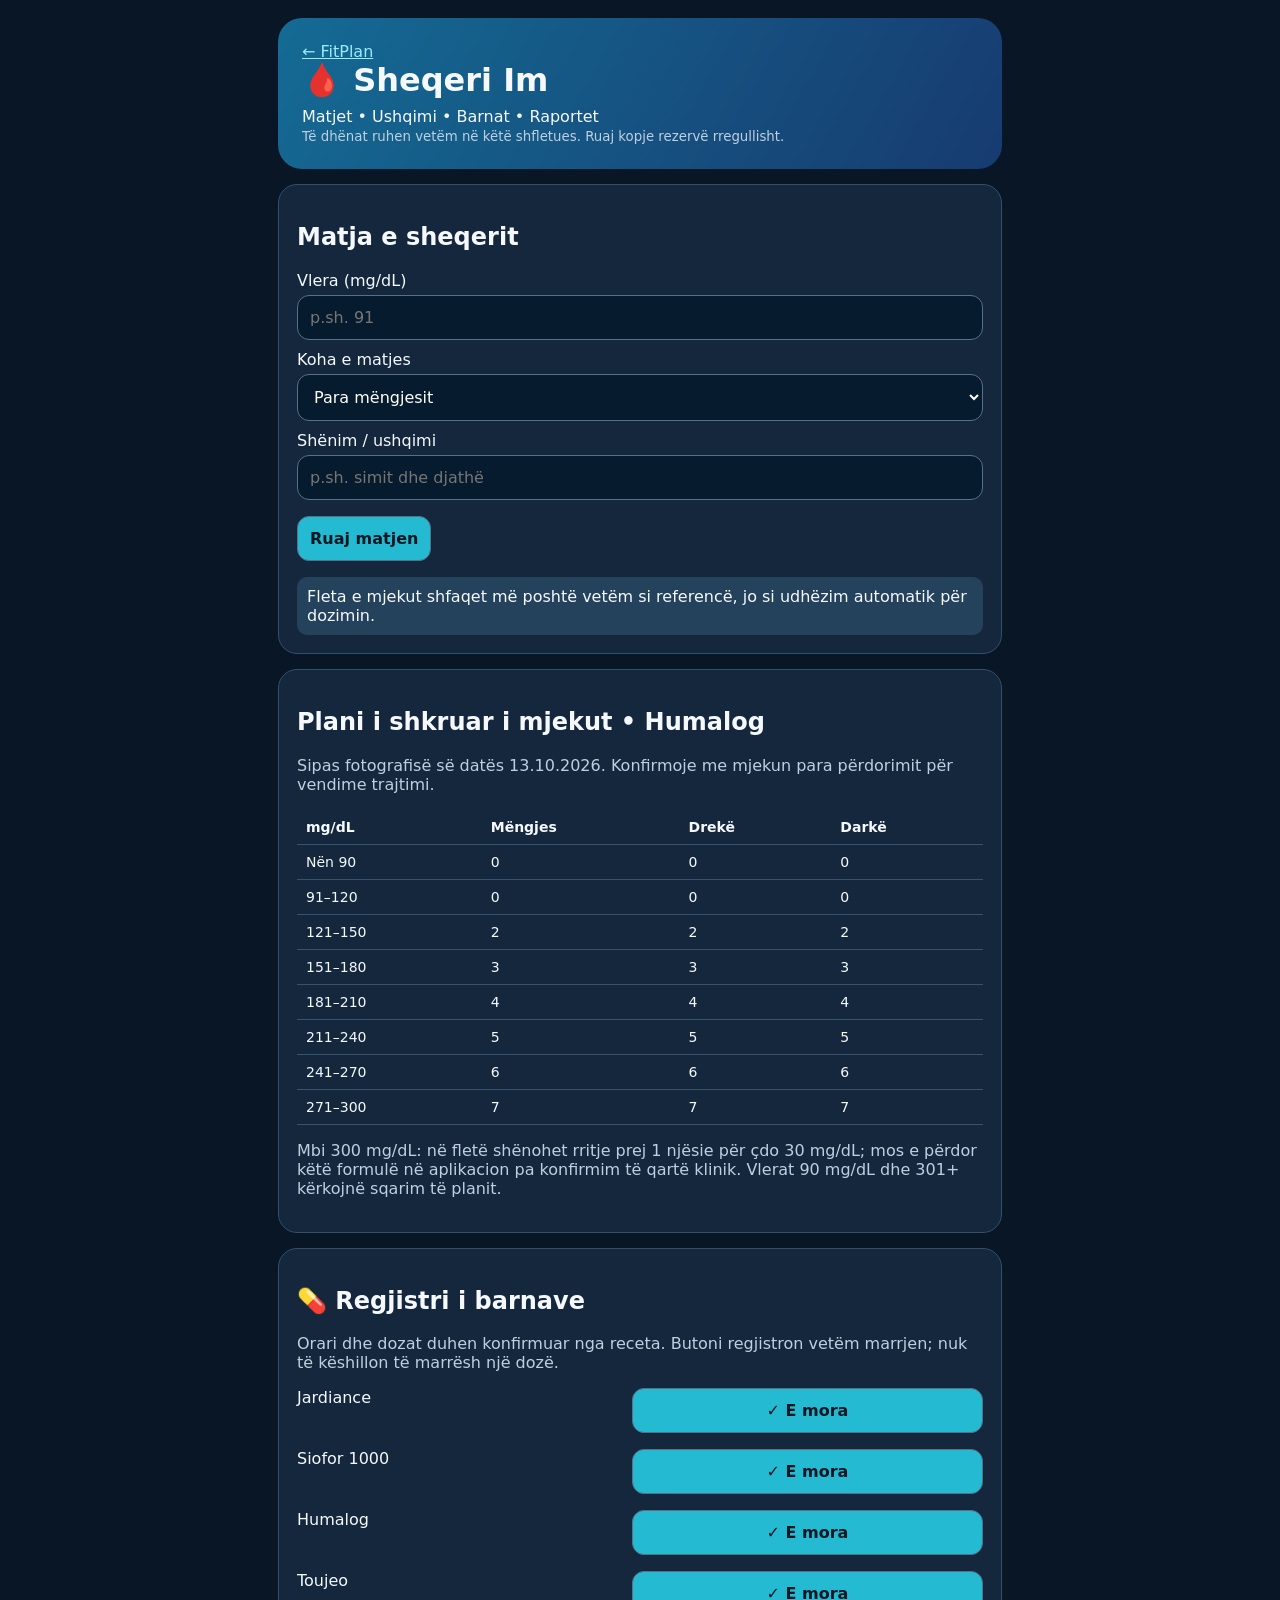
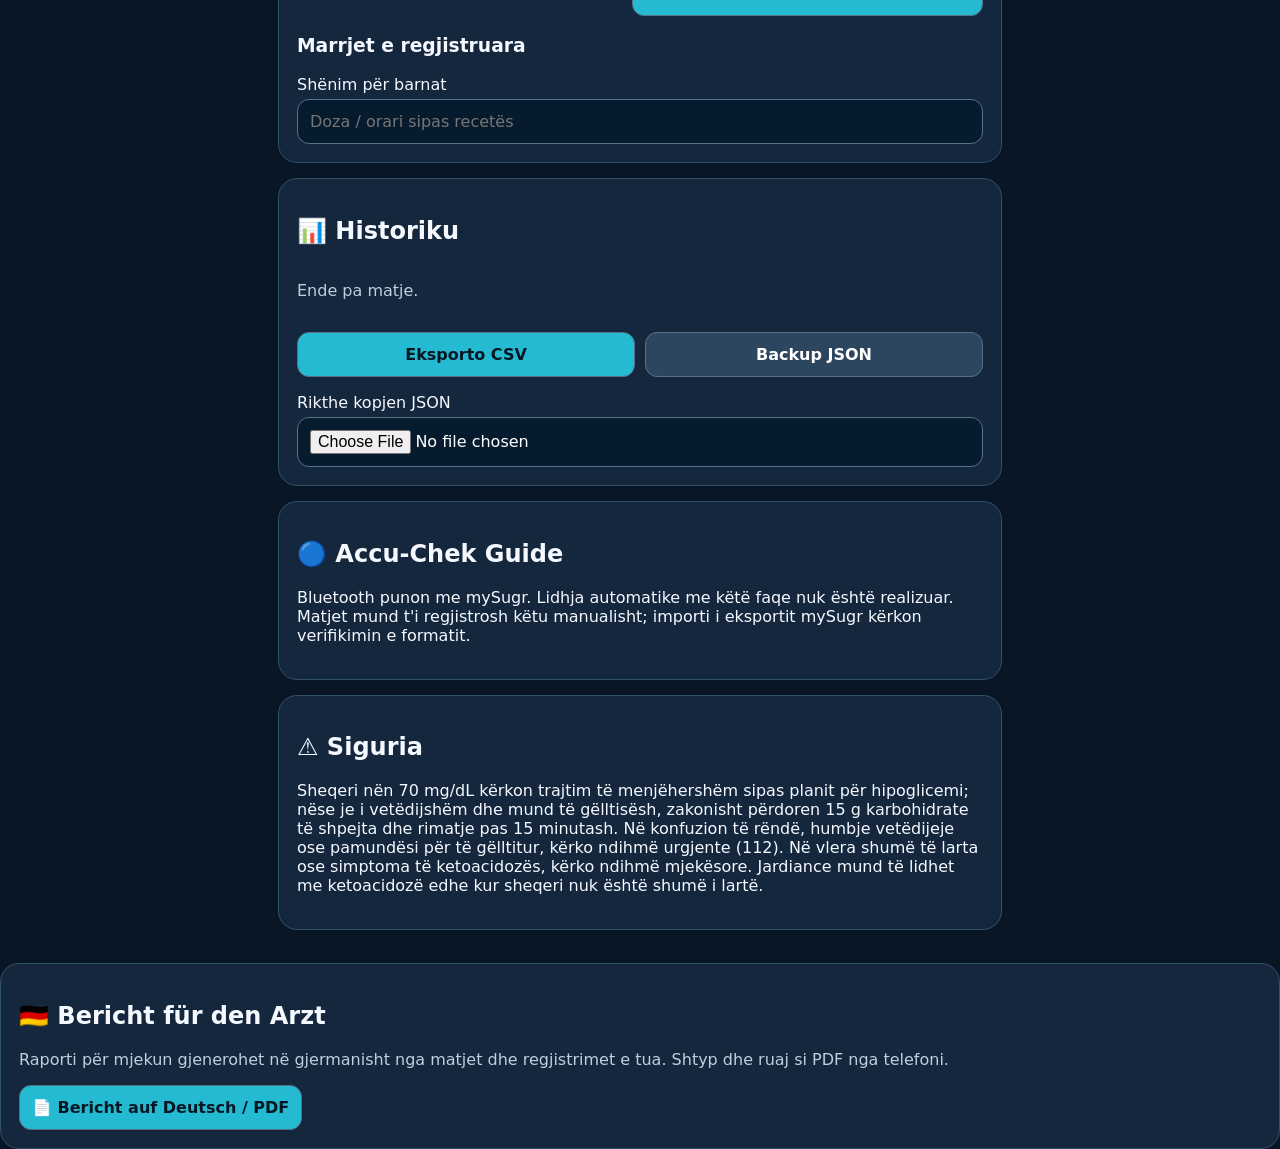
<file: sheqeri-im.html>
<!doctype html><html lang="sq"><head><meta charset="utf-8"><meta name="viewport" content="width=device-width,initial-scale=1"><meta name="theme-color" content="#102a45"><title>Sheqeri Im • FitPlan</title><style>*{box-sizing:border-box}body{margin:0;background:#081626;color:#f5f9ff;font:16px system-ui}.wrap{max-width:760px;margin:auto;padding:18px}.hero{background:linear-gradient(120deg,#146b94,#173b70);padding:24px;border-radius:24px}h1{margin:0 0 8px}.card{background:#14273d;padding:18px;margin-top:15px;border:1px solid #31506b;border-radius:19px}label{display:block;margin:10px 0 5px}input,select,button{font:inherit;border-radius:12px;padding:12px;border:1px solid #55718a}input,select{background:#071b2e;color:white;width:100%}button{background:#24bad1;color:#051723;font-weight:750;cursor:pointer}button.secondary{background:#2d465f;color:white}button:disabled{opacity:.5}.row{display:flex;gap:10px;flex-wrap:wrap}.row>*{flex:1}small,.muted{color:#bed0df}table{border-collapse:collapse;width:100%;font-size:14px}td,th{border-bottom:1px solid #39516b;padding:9px;text-align:left}.pill{padding:10px;border-radius:10px;background:#25425c;margin-top:12px}.danger{background:#70323a}a{color:#9ceaff}#history{max-height:280px;overflow:auto}</style></head><body><div class="wrap"><div class="hero"><a href="index.html">← FitPlan</a><h1>🩸 Sheqeri Im</h1><div>Matjet • Ushqimi • Barnat • Raportet</div><small>Të dhënat ruhen vetëm në këtë shfletues. Ruaj kopje rezervë rregullisht.</small></div><section class="card"><h2>Matja e sheqerit</h2><label>Vlera (mg/dL)</label><input id="glucose" type="number" min="20" max="600" placeholder="p.sh. 91"><label>Koha e matjes</label><select id="meal"><option>Para mëngjesit</option><option>Para drekës</option><option>Para darkës</option><option>Pas ushqimit</option><option>Para gjumit</option><option>Tjetër</option></select><label>Shënim / ushqimi</label><input id="note" placeholder="p.sh. simit dhe djathë"><p><button onclick="saveReading()">Ruaj matjen</button></p><div id="result" class="pill">Fleta e mjekut shfaqet më poshtë vetëm si referencë, jo si udhëzim automatik për dozimin.</div></section><section class="card"><h2>Plani i shkruar i mjekut • Humalog</h2><p class="muted">Sipas fotografisë së datës 13.10.2026. Konfirmoje me mjekun para përdorimit për vendime trajtimi.</p><table><thead><tr><th>mg/dL</th><th>Mëngjes</th><th>Drekë</th><th>Darkë</th></tr></thead><tbody><tr><td>Nën 90</td><td>0</td><td>0</td><td>0</td></tr><tr><td>91–120</td><td>0</td><td>0</td><td>0</td></tr><tr><td>121–150</td><td>2</td><td>2</td><td>2</td></tr><tr><td>151–180</td><td>3</td><td>3</td><td>3</td></tr><tr><td>181–210</td><td>4</td><td>4</td><td>4</td></tr><tr><td>211–240</td><td>5</td><td>5</td><td>5</td></tr><tr><td>241–270</td><td>6</td><td>6</td><td>6</td></tr><tr><td>271–300</td><td>7</td><td>7</td><td>7</td></tr></tbody></table><p class="muted">Mbi 300 mg/dL: në fletë shënohet rritje prej 1 njësie për çdo 30 mg/dL; mos e përdor këtë formulë në aplikacion pa konfirmim të qartë klinik. Vlerat 90 mg/dL dhe 301+ kërkojnë sqarim të planit.</p></section><section class="card"><h2>💊 Regjistri i barnave</h2><p class="muted">Orari dhe dozat duhen konfirmuar nga receta. Butoni regjistron vetëm marrjen; nuk të këshillon të marrësh një dozë.</p><div id="meds"></div><label>Shënim për barnat</label><input id="mednote" placeholder="Doza / orari sipas recetës"></section><section class="card"><h2>📊 Historiku</h2><div id="history"></div><p class="row"><button onclick="exportCsv()">Eksporto CSV</button><button class="secondary" onclick="exportJson()">Backup JSON</button></p><label>Rikthe kopjen JSON</label><input type="file" accept=".json,application/json" onchange="importJson(this)"></section><section class="card"><h2>🔵 Accu-Chek Guide</h2><p>Bluetooth punon me mySugr. Lidhja automatike me këtë faqe nuk është realizuar. Matjet mund t'i regjistrosh këtu manualisht; importi i eksportit mySugr kërkon verifikimin e formatit.</p></section><section class="card"><h2>⚠️ Siguria</h2><p>Sheqeri nën 70 mg/dL kërkon trajtim të menjëhershëm sipas planit për hipoglicemi; nëse je i vetëdijshëm dhe mund të gëlltisësh, zakonisht përdoren 15 g karbohidrate të shpejta dhe rimatje pas 15 minutash. Në konfuzion të rëndë, humbje vetëdijeje ose pamundësi për të gëlltitur, kërko ndihmë urgjente (112). Në vlera shumë të larta ose simptoma të ketoacidozës, kërko ndihmë mjekësore. Jardiance mund të lidhet me ketoacidozë edhe kur sheqeri nuk është shumë i lartë.</p></section></div><script>const key='fitplan-sheqeri-v1';let data;try{data=JSON.parse(localStorage.getItem(key))||{readings:[],meds:[]}}catch(e){data={readings:[],meds:[]}}function persist(){localStorage.setItem(key,JSON.stringify(data));render()}function esc(s){return String(s).replace(/[&<>"']/g,c=>({'&':'&amp;','<':'&lt;','>':'&gt;','"':'&quot;',"'":'&#39;'}[c]))}function saveReading(){let v=Number(document.getElementById('glucose').value);if(!Number.isFinite(v)||v<20||v>600){alert('Shkruaj një matje të vlefshme në mg/dL');return}data.readings.unshift({date:new Date().toISOString(),value:v,meal:document.getElementById('meal').value,note:document.getElementById('note').value});persist();let msg=v<70?'Vlerë e ulët: ndiq menjëherë planin e hipoglicemisë.':v>=300?'Vlerë shumë e lartë: ndiq udhëzimet mjekësore dhe kontrollo simptomat.':'Matja u ruajt. Shiko planin e mjekut, jo një dozë automatike.';document.getElementById('result').textContent=msg;document.getElementById('result').className='pill'+(v<70?' danger':'')}function med(name){data.meds.unshift({name,date:new Date().toISOString(),note:document.getElementById('mednote').value});persist()}function render(){document.getElementById('meds').innerHTML=['Jardiance','Siofor 1000','Humalog','Toujeo'].map(n=>'<p class="row"><span>'+n+'</span><button onclick="med(\''+n+'\')">✓ E mora</button></p>').join('')+'<h3>Marrjet e regjistruara</h3>'+data.meds.slice(0,15).map(x=>'<p><small>'+esc(new Date(x.date).toLocaleString('sq-AL'))+'</small> — '+esc(x.name)+' '+esc(x.note||'')+'</p>').join('');document.getElementById('history').innerHTML=data.readings.map(x=>'<p><b>'+esc(x.value)+' mg/dL</b> • '+esc(x.meal)+'<br><small>'+esc(new Date(x.date).toLocaleString('sq-AL'))+' • '+esc(x.note||'')+'</small></p>').join('')||'<p class="muted">Ende pa matje.</p>'}function download(name,content,type){let u=URL.createObjectURL(new Blob([content],{type})),a=document.createElement('a');a.href=u;a.download=name;a.click();setTimeout(()=>URL.revokeObjectURL(u),1500)}function exportJson(){download('sheqeri-im-backup.json',JSON.stringify(data,null,2),'application/json')}function exportCsv(){let rows=[['date','mg_dL','context','note'],...data.readings.map(x=>[x.date,x.value,x.meal,x.note])];download('sheqeri-im.csv','\ufeff'+rows.map(r=>r.map(v=>'"'+String(v??'').replace(/"/g,'""')+'"').join(',')).join('\r\n'),'text/csv')}async function importJson(el){let f=el.files[0];if(!f)return;try{let d=JSON.parse(await f.text());if(!Array.isArray(d.readings)||!Array.isArray(d.meds))throw Error('format');if(confirm('Të zëvendësohen të dhënat aktuale me kopjen rezervë?')){data=d;persist()}}catch(e){alert('Skedar JSON i pavlefshëm')}}render()</script><section class="card"><h2>🇩🇪 Bericht für den Arzt</h2><p class="muted">Raporti për mjekun gjenerohet në gjermanisht nga matjet dhe regjistrimet e tua. Shtyp dhe ruaj si PDF nga telefoni.</p><button onclick="arztBericht()">📄 Bericht auf Deutsch / PDF</button></section><script>function arztBericht(){const readings=[...data.readings].sort((a,b)=>new Date(b.date)-new Date(a.date));const vals=readings.map(x=>Number(x.value)).filter(Number.isFinite);const avg=vals.length?(vals.reduce((a,b)=>a+b,0)/vals.length).toFixed(1):'–';const fmt=d=>new Date(d).toLocaleString('de-DE');const meals={'Para mëngjesit':'Vor dem Frühstück','Pas mëngjesit':'Nach dem Frühstück','Para drekës':'Vor dem Mittagessen','Pas drekës':'Nach dem Mittagessen','Para darkës':'Vor dem Abendessen','Pas darkës':'Nach dem Abendessen','Esëll':'Nüchtern'};const rr=readings.map(x=>'<tr><td>'+esc(fmt(x.date))+'</td><td>'+esc(x.value)+'</td><td>'+esc(meals[x.meal]||x.meal||'')+'</td><td>'+esc(x.note||'')+'</td></tr>').join('');const mm=[...data.meds].sort((a,b)=>new Date(b.date)-new Date(a.date)).map(x=>'<tr><td>'+esc(fmt(x.date))+'</td><td>'+esc(x.name)+'</td><td>'+esc(x.note||'')+'</td></tr>').join('');const html='<!doctype html><html lang="de"><head><meta charset="utf-8"><meta name="viewport" content="width=device-width,initial-scale=1"><title>Diabetes-Tagebuch – Ärztlicher Bericht</title><style>body{font:14px Arial,sans-serif;color:#182536;margin:30px}h1{color:#164a79}table{border-collapse:collapse;width:100%;margin:14px 0 30px}th,td{border:1px solid #a9b4c1;padding:7px;text-align:left;vertical-align:top}th{background:#eaf1f8}p{line-height:1.5}button{padding:12px;background:#167da6;color:white;border:0;border-radius:8px}@media print{button{display:none}body{margin:12mm}}</style></head><body><h1>Diabetes-Tagebuch – Ärztlicher Bericht</h1><p>Erstellt am: '+esc(fmt(new Date()))+'</p><p><b>Anzahl Blutzuckermessungen:</b> '+vals.length+' &nbsp; <b>Durchschnitt:</b> '+avg+' mg/dL</p><p>Die Daten beruhen auf manuellen Einträgen des Patienten. Die Messwerte wurden nicht automatisch mit dem Messgerät abgeglichen. Der Durchschnitt ist kein HbA1c-Wert.</p><h2>Blutzuckermessungen</h2><table><thead><tr><th>Datum / Uhrzeit</th><th>Blutzucker (mg/dL)</th><th>Messkontext</th><th>Bemerkung / Mahlzeit</th></tr></thead><tbody>'+(rr||'<tr><td colspan="4">Keine Einträge</td></tr>')+'</tbody></table><h2>Dokumentierte Medikamenteneinnahmen</h2><table><thead><tr><th>Datum / Uhrzeit</th><th>Medikament</th><th>Bemerkung / Dosis</th></tr></thead><tbody>'+(mm||'<tr><td colspan="3">Keine Einträge</td></tr>')+'</tbody></table><p><b>Hinweis:</b> Die Einträge sind Patientenselbstauskünfte und keine Bestätigung der verordneten Dosierung. Bitte Medikation und Insulinplan ärztlich prüfen.</p><button onclick="window.print()">Als PDF speichern / Drucken</button></body></html>';const w=window.open('','_blank');if(!w){alert('Lejo dritaret e reja (Pop-ups) për raportin.');return}w.document.open();w.document.write(html);w.document.close()}</script></body></html>
</file>
<file: assets/app.css>
:root{--bg:#07111f;--card:#10233f;--text:#f7fbff;--muted:#b8c7d9;--a:#2dd4bf;--b:#38bdf8;--line:#ffffff20}
*{box-sizing:border-box}html,body{margin:0;min-height:100%;font-family:Arial,sans-serif;background:linear-gradient(145deg,#07111f,#10233f);color:var(--text)}
body{padding:calc(64px + env(safe-area-inset-top)) 12px calc(86px + env(safe-area-inset-bottom))}
.top{position:fixed;z-index:20;top:0;left:0;right:0;height:calc(58px + env(safe-area-inset-top));padding-top:env(safe-area-inset-top);display:flex;align-items:center;justify-content:space-between;background:#07111fee;border-bottom:1px solid var(--line);backdrop-filter:blur(14px)}
.top button{margin:0 10px;border:1px solid var(--line);background:#ffffff12;color:white;border-radius:12px;padding:9px 12px}
#app{max-width:980px;margin:auto}.hero,.card{background:#ffffff0d;border:1px solid var(--line);border-radius:22px;padding:16px;margin:10px 0;box-shadow:0 18px 45px #0005}.hero{background:linear-gradient(135deg,#2dd4bf24,#38bdf822)}
.grid{display:grid;grid-template-columns:repeat(2,1fr);gap:10px}.tile{border:1px solid var(--line);background:#ffffff0c;color:white;border-radius:18px;padding:16px;text-align:left;min-height:92px}.tile b{display:block;font-size:16px;margin:7px 0}.muted{color:var(--muted);font-size:13px;line-height:1.45}
input,select,textarea,button{font:inherit}input,select,textarea{width:100%;padding:12px;margin:5px 0 10px;border-radius:12px;border:1px solid var(--line);background:#081728;color:white;font-size:16px}.primary{border:0;border-radius:13px;padding:12px 15px;font-weight:800;background:linear-gradient(135deg,var(--a),var(--b));color:#05212a}.secondary{border:1px solid var(--line);border-radius:13px;padding:11px 14px;background:#ffffff10;color:white}.row{display:flex;gap:9px;flex-wrap:wrap}.check{display:flex;gap:10px;align-items:center;padding:12px;border-bottom:1px solid var(--line)}.check input{width:auto;margin:0}.menu{position:fixed;bottom:0;left:0;right:0;display:flex;overflow:auto;background:#07111ff2;border-top:1px solid var(--line);padding:8px 7px calc(8px + env(safe-area-inset-bottom));z-index:20}.menu button{flex:0 0 auto;border:0;background:transparent;color:#c8d5e5;padding:8px 12px}.menu button.active{color:#2dd4bf}.badge{display:inline-block;border-radius:999px;background:#2dd4bf20;border:1px solid #2dd4bf55;padding:5px 9px;color:#99f6e4}.stat{font-size:25px;font-weight:900}.warn{background:#f59e0b18;border:1px solid #f59e0b55;border-radius:14px;padding:12px;color:#fde68a}
@media(max-width:620px){.grid{grid-template-columns:1fr}.tile{min-height:78px}}
.fit-img{width:100%;aspect-ratio:4/3;object-fit:cover;border-radius:16px;display:block;background:#081728}.exercise h3{margin:10px 0 5px}.videoBtn{display:inline-block;text-decoration:none;margin-top:4px}

/* Premium FitPlan home */
body{background:linear-gradient(180deg,#fff8fb 0,#fff 42%,#f7fbf7 100%);color:#173f31}
.top{background:rgba(255,255,255,.94);border-bottom:1px solid #f0e5e9;color:#173f31;box-shadow:0 5px 24px #7b405312}
.top button{background:#fff;color:#315b49;border:1px solid #e7dce1;box-shadow:0 4px 12px #57344610}
.homeHero{max-width:760px;margin:0 auto}
.brandRow{display:flex;align-items:center;gap:11px;padding:9px 3px 15px}
.brandLogo{width:58px;height:58px;border-radius:18px;object-fit:cover;box-shadow:0 8px 24px #ef5a9130}
.brandName{font-size:31px;font-weight:950;letter-spacing:-1px}.brandName::first-letter{color:#173f31}
.brandSub{font-size:10px;font-weight:900;letter-spacing:1.5px;color:#e94d88}
.profilePill{margin-left:auto;border:1.5px solid #9bc884;background:#fff;color:#416c35;border-radius:999px;padding:11px 16px;font-weight:900}
.welcomeCard{position:relative;min-height:360px;border-radius:32px;padding:28px;overflow:hidden;background:radial-gradient(circle at 82% 18%,#ffd5e6 0 13%,transparent 34%),linear-gradient(135deg,#fff 0,#fff5f9 52%,#eef9e9 100%);box-shadow:0 18px 55px #7e536020;border:1px solid #f1e5e9}
.welcomeCard:after{content:"";position:absolute;right:-42px;bottom:-50px;width:250px;height:250px;background:url("../images/dieta.png") center/cover;border-radius:50%;opacity:.18;transform:rotate(-8deg)}
.welcomeText{position:relative;z-index:1;max-width:560px}.welcomeText h1{font-size:42px;line-height:1.02;margin:20px 0 13px;letter-spacing:-1.5px}.welcomeText p{font-size:18px;line-height:1.55;color:#657069;max-width:520px}
.pinkTag{display:inline-block;background:linear-gradient(135deg,#f04b86,#ff6ba3);color:#fff;border-radius:999px;padding:10px 15px;font-weight:900;box-shadow:0 8px 24px #ed4c8430}
.quickStats{display:flex;gap:9px;flex-wrap:wrap;margin-top:20px}.quickStats span{background:#fff;border:1px solid #f0e2e7;padding:10px 14px;border-radius:15px;box-shadow:0 7px 20px #6f485010}
.startBtn{margin-top:15px;background:linear-gradient(135deg,#ef4d88,#ff70a7);color:#fff;padding:14px 22px}
.premiumSection{max-width:760px;margin:22px auto}.premiumSection h2{font-size:25px;margin:8px 4px 13px}
.premiumGrid{display:grid;grid-template-columns:repeat(2,minmax(0,1fr));gap:12px}
.premiumTile{display:flex;align-items:center;gap:12px;text-align:left;border:1px solid #f0e3e8;background:rgba(255,255,255,.95);color:#173f31;border-radius:22px;padding:10px;box-shadow:0 10px 30px #7a465014;min-height:90px;transition:.18s transform,.18s box-shadow}
.premiumTile:active{transform:scale(.975)}.premiumTile img{width:68px;height:68px;object-fit:cover;border-radius:18px;box-shadow:0 6px 18px #7e4e5a20}.premiumTile b{display:block;font-size:16px}.premiumTile span{display:block;color:#839088;font-size:12px;margin-top:5px}
.menu{justify-content:space-around;overflow:visible;background:rgba(255,255,255,.96);border-top:1px solid #eee2e6;box-shadow:0 -8px 28px #63404b15}
.menu button{flex:1;min-width:0;color:#68756e;padding:4px 2px;font-size:11px;font-weight:800;display:flex;flex-direction:column;align-items:center;gap:2px}
.menu button img{width:31px;height:31px;border-radius:9px;object-fit:cover}.menu button.active{color:#e64d86}
.card,.hero{color:#f7fbff}
@media(max-width:620px){.welcomeCard{min-height:330px;padding:23px 20px}.welcomeText h1{font-size:35px}.welcomeText p{font-size:16px}.premiumGrid{grid-template-columns:1fr 1fr}.premiumTile{display:block;text-align:center}.premiumTile img{width:76px;height:76px;margin-bottom:7px}.brandName{font-size:27px}.brandLogo{width:52px;height:52px}}
@media(max-width:390px){.premiumGrid{gap:8px}.premiumTile{padding:8px}.premiumTile img{width:68px;height:68px}.profilePill{padding:9px 11px}}

.welcomeCard.hasPersonalPhoto{background-size:cover!important;background-position:center!important;background-repeat:no-repeat!important}
.welcomeCard.hasPersonalPhoto:after{display:none}
.photoActions{display:flex;gap:8px;align-items:center;flex-wrap:wrap;margin-top:18px}
.photoUpload{display:inline-flex;align-items:center;justify-content:center;cursor:pointer;background:#fff;color:#d9437c;border:1px solid #f2b6cd;border-radius:15px;padding:11px 14px;font-weight:900;box-shadow:0 7px 20px #8b405318}
.photoRemove{background:#fff;border:1px solid #eadde2;color:#6e7772;border-radius:15px;padding:11px 14px;font-weight:800}

/* Gender-aware premium theme + profile contrast */
:root{--accent:#ef4d88;--accent2:#ff79ab;--soft:#fff1f7;--ink:#173f31;--ring:#f2b6cd}
html[data-theme="male"]{--accent:#2477e8;--accent2:#54b7ff;--soft:#edf7ff;--ink:#103d62;--ring:#9bd1ff}
html[data-theme="female"]{--accent:#ef4d88;--accent2:#ff79ab;--soft:#fff1f7;--ink:#173f31;--ring:#f2b6cd}
body{color:var(--ink)}
.hero{background:linear-gradient(135deg,var(--accent),var(--accent2));color:#fff!important;border:0;box-shadow:0 18px 42px color-mix(in srgb,var(--accent) 25%,transparent)}
.hero h1,.hero .muted{color:#fff!important;text-shadow:0 1px 2px #0002}
.card{background:#fff!important;color:#173b31!important;border:1px solid #e7eaeb!important;box-shadow:0 12px 34px #29435a14}
.card label{display:block;color:#27483c!important;font-weight:850;margin:12px 0 7px}
.card input,.card select,.card textarea{background:#f8fbfd!important;color:#102b3a!important;border:1.5px solid #cbd8df!important;box-shadow:inset 0 1px 2px #00000008}
.card input:focus,.card select:focus,.card textarea:focus{outline:none!important;border-color:var(--accent)!important;box-shadow:0 0 0 4px color-mix(in srgb,var(--accent) 16%,transparent)!important}
.card .muted{color:#687b73!important}
.primary,.pinkTag,.startBtn{background:linear-gradient(135deg,var(--accent),var(--accent2))!important;color:#fff!important}
.brandSub,.menu button.active,.photoUpload{color:var(--accent)!important}
.profilePill{border-color:var(--ring)!important;color:var(--ink)!important}
html[data-theme="male"] body{background:linear-gradient(180deg,#f3f9ff 0,#fff 42%,#eef7ff 100%)}
html[data-theme="male"] .brandRow{background:linear-gradient(90deg,#fff,#f1f8ff)}
html[data-theme="male"] .welcomeCard{background:radial-gradient(circle at 82% 18%,#d8efff 0 13%,transparent 34%),linear-gradient(135deg,#fff 0,#f3f9ff 52%,#eaf5ff 100%)}
html[data-theme="male"] .pinkTag{box-shadow:0 8px 24px #2477e835}
html[data-theme="male"] .menu{border-top-color:#dcecff}
html[data-theme="male"] .premiumTile{border-color:#dcecf8}

/* Workout motion + stronger gender identity */
.exercise{position:relative;overflow:hidden}
.exercise .fit-img{transition:transform .35s ease;animation:fitPulse 3.2s ease-in-out infinite}
.exercise:active .fit-img{transform:scale(1.025)}
@keyframes fitPulse{0%,100%{transform:scale(1)}50%{transform:scale(1.018)}}
html[data-theme="male"] .exercise{border-top:4px solid #2477e8!important}
html[data-theme="female"] .exercise{border-top:4px solid #ef4d88!important}
html[data-theme="male"] .badge{background:#2477e818;border-color:#2477e855;color:#145fae}
html[data-theme="female"] .badge{background:#ef4d8818;border-color:#ef4d8855;color:#bd356a}

.exerciseGuide{margin:10px 0;padding:10px;border-radius:14px;background:color-mix(in srgb,var(--accent) 7%,white);border:1px solid color-mix(in srgb,var(--accent) 24%,#ddd)}
.exerciseGuide summary{cursor:pointer;font-weight:900;color:var(--accent)}
.exerciseGuide ol{padding-left:22px;line-height:1.55;color:#385047}
.motionCue{display:flex;align-items:center;justify-content:center;gap:8px;margin-top:10px}
.motionCue span{display:grid;place-items:center;width:34px;height:34px;border-radius:50%;background:var(--accent);color:#fff;font-weight:900;animation:stepGlow 2.4s infinite}
.motionCue span:nth-of-type(2){animation-delay:.4s}.motionCue span:nth-of-type(3){animation-delay:.8s}.motionCue span:nth-of-type(4){animation-delay:1.2s}
.motionCue i{font-style:normal;color:var(--accent);font-weight:900}
@keyframes stepGlow{0%,65%,100%{transform:scale(1);opacity:.55}15%{transform:scale(1.18);opacity:1}}
</file>
<file: assets/photo-compare.css>
.fpCompare{margin-top:18px!important}.fpCompareGrid{display:grid;grid-template-columns:1fr 1fr;gap:12px;margin:14px 0}.fpPhotoBox{background:#fff;border:1px solid #eadfe4;border-radius:20px;padding:10px;text-align:center;box-shadow:0 8px 24px #68445610}.fpPhotoBox>b{display:block;color:#174b3a;font-size:20px;margin:5px 0 10px}.fpPhotoBox img{display:block;width:100%;height:360px;object-fit:contain;background:#f5f5f5;border-radius:15px;margin-bottom:10px}.fpEmpty{height:260px;display:grid;place-items:center;border:2px dashed #d8cbd1;border-radius:15px;color:#8b7f84;margin-bottom:10px;padding:10px}.fpCompareActions{display:flex;gap:9px;flex-wrap:wrap;margin:14px 0}.fpCompareActions .primary{font-size:16px;padding:14px 18px}.fpCompareActions button:disabled{opacity:.4}.fpCompareResult{margin-top:12px;padding:15px;border-radius:17px;background:#f3faf7;color:#23483b;line-height:1.65;min-height:24px;border:1px solid #dceee6}@media(max-width:520px){.fpCompareGrid{gap:7px}.fpPhotoBox{padding:7px}.fpPhotoBox img{height:285px}.fpEmpty{height:210px}.fpPhotoBox .photoUpload{padding:10px 7px;font-size:12px}.fpCompareActions .primary{width:100%}}
</file>
